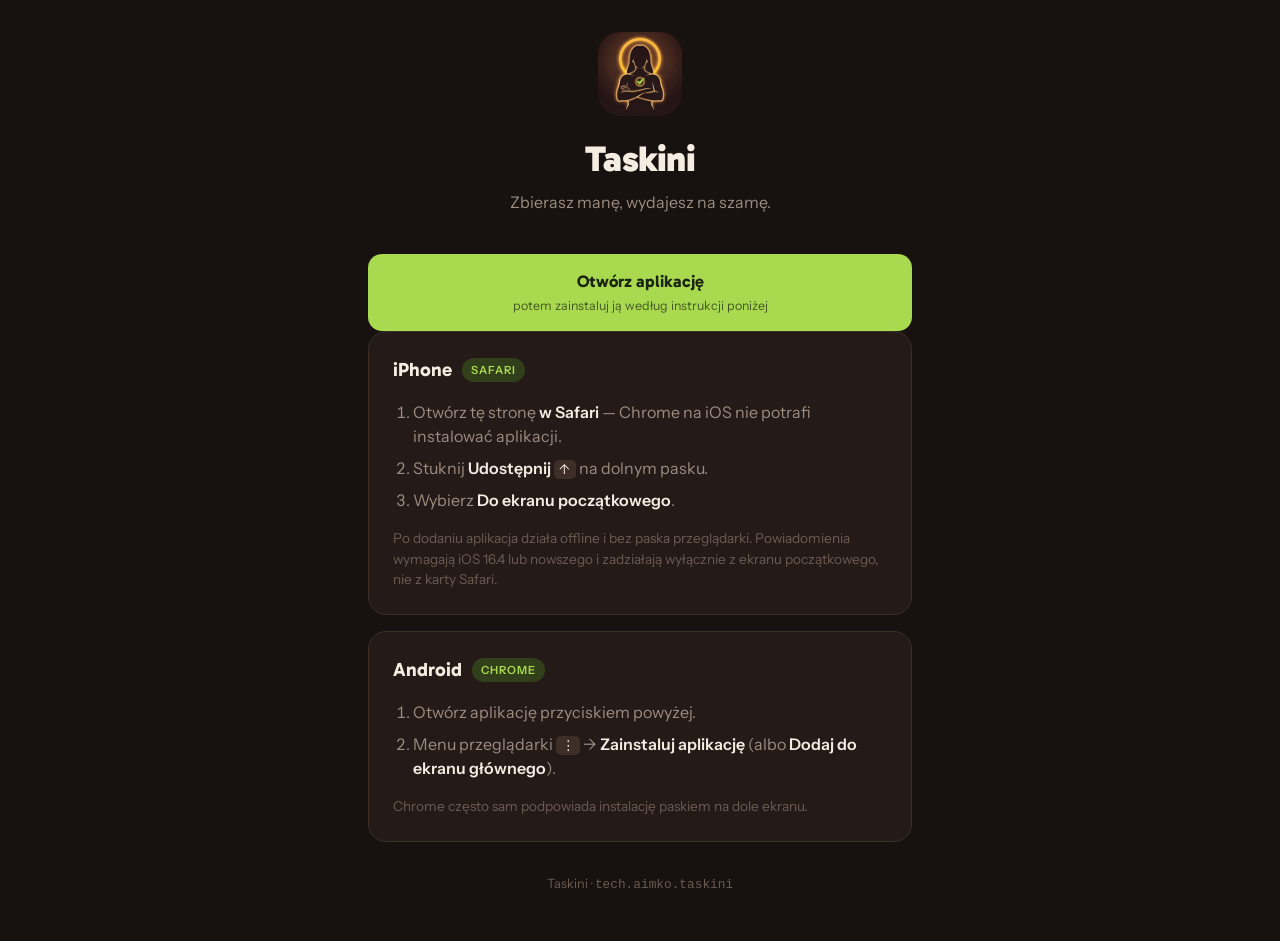
<file: index.html>
<!doctype html>
<html lang="pl">
<head>
<meta charset="utf-8">
<meta name="viewport" content="width=device-width,initial-scale=1,viewport-fit=cover">
<title>Taskini — instalacja</title>
<meta name="theme-color" content="#17110F">
<meta name="robots" content="noindex">
<link rel="icon" href="app/icons/icon-192-v3.png">
<link rel="preconnect" href="https://fonts.googleapis.com">
<link rel="preconnect" href="https://fonts.gstatic.com" crossorigin>
<link href="https://fonts.googleapis.com/css2?family=Gabarito:wght@500;700;900&family=Instrument+Sans:wght@400;500;600&display=swap" rel="stylesheet">
<style>
  :root{
    --espresso:#17110F; --kakao:#241B18; --line:#3D2E27;
    --sezam:#F6EDE2; --muted:#9C8D80; --faint:#6B5C51;
    --pistacja:#A8D94F; --pistacja-d:#31401A;
    --d:'Gabarito',system-ui,sans-serif;
    --b:'Instrument Sans',system-ui,sans-serif;
  }
  *{box-sizing:border-box;margin:0;padding:0}
  body{
    background:var(--espresso); color:var(--sezam); font-family:var(--b);
    line-height:1.5; -webkit-font-smoothing:antialiased;
    padding:calc(32px + env(safe-area-inset-top,0px)) 20px calc(48px + env(safe-area-inset-bottom,0px));
  }
  .wrap{max-width:34rem;margin:0 auto}
  header{text-align:center;margin-bottom:2.5rem}
  .mark{width:84px;height:84px;border-radius:22px;display:block;margin:0 auto 1rem}
  h1{font-family:var(--d);font-weight:900;font-size:2.25rem;letter-spacing:-.02em}
  .tag{color:var(--muted);margin-top:.25rem}

  .card{background:var(--kakao);border:1px solid var(--line);border-radius:18px;padding:1.5rem;margin-bottom:1rem}
  .card h2{font-family:var(--d);font-weight:700;font-size:1.2rem;display:flex;align-items:center;gap:.6rem}
  .card h2 span{
    font-family:var(--b);font-size:.7rem;font-weight:600;letter-spacing:.08em;text-transform:uppercase;
    color:var(--pistacja);background:var(--pistacja-d);border-radius:999px;padding:.25rem .6rem
  }
  ol{margin:1rem 0 0;padding-left:1.25rem;color:var(--muted)}
  ol li{margin-bottom:.5rem}
  ol li b{color:var(--sezam);font-weight:600}
  .note{margin-top:1rem;font-size:.85rem;color:var(--faint)}

  .btn{
    display:block;text-align:center;text-decoration:none;font-family:var(--d);font-weight:700;
    font-size:1.05rem;padding:.95rem 1rem;border-radius:14px;margin-top:1.25rem;
    background:var(--pistacja);color:#1B2410;
  }
  .btn small{display:block;font-family:var(--b);font-weight:400;font-size:.78rem;opacity:.7;margin-top:.15rem}

  footer{text-align:center;color:var(--faint);font-size:.8rem;margin-top:2rem}
  kbd{
    font-family:var(--b);font-size:.85em;background:var(--line);color:var(--sezam);
    border-radius:5px;padding:.1em .4em
  }
</style>
</head>
<body>
<div class="wrap">

  <header>
    <img class="mark" src="app/icons/icon-192-v3.png" alt="">
    <h1>Taskini</h1>
    <p class="tag">Zbierasz manę, wydajesz na szamę.</p>
  </header>

  <a class="btn" href="app/">Otwórz aplikację<small>potem zainstaluj ją według instrukcji poniżej</small></a>

  <div class="card">
    <h2>iPhone <span>Safari</span></h2>
    <ol>
      <li>Otwórz tę stronę <b>w Safari</b> — Chrome na iOS nie potrafi instalować aplikacji.</li>
      <li>Stuknij <b>Udostępnij</b> <kbd>↑</kbd> na dolnym pasku.</li>
      <li>Wybierz <b>Do ekranu początkowego</b>.</li>
    </ol>
    <p class="note">Po dodaniu aplikacja działa offline i bez paska przeglądarki. Powiadomienia wymagają iOS 16.4 lub nowszego i zadziałają wyłącznie z ekranu początkowego, nie z karty Safari.</p>
  </div>

  <div class="card">
    <h2>Android <span>Chrome</span></h2>
    <ol>
      <li>Otwórz aplikację przyciskiem powyżej.</li>
      <li>Menu przeglądarki <kbd>⋮</kbd> → <b>Zainstaluj aplikację</b> (albo <b>Dodaj do ekranu głównego</b>).</li>
    </ol>
    <p class="note">Chrome często sam podpowiada instalację paskiem na dole ekranu.</p>
  </div>

  <footer>Taskini · <code>tech.aimko.taskini</code></footer>

</div>
</body>
</html>
</file>
